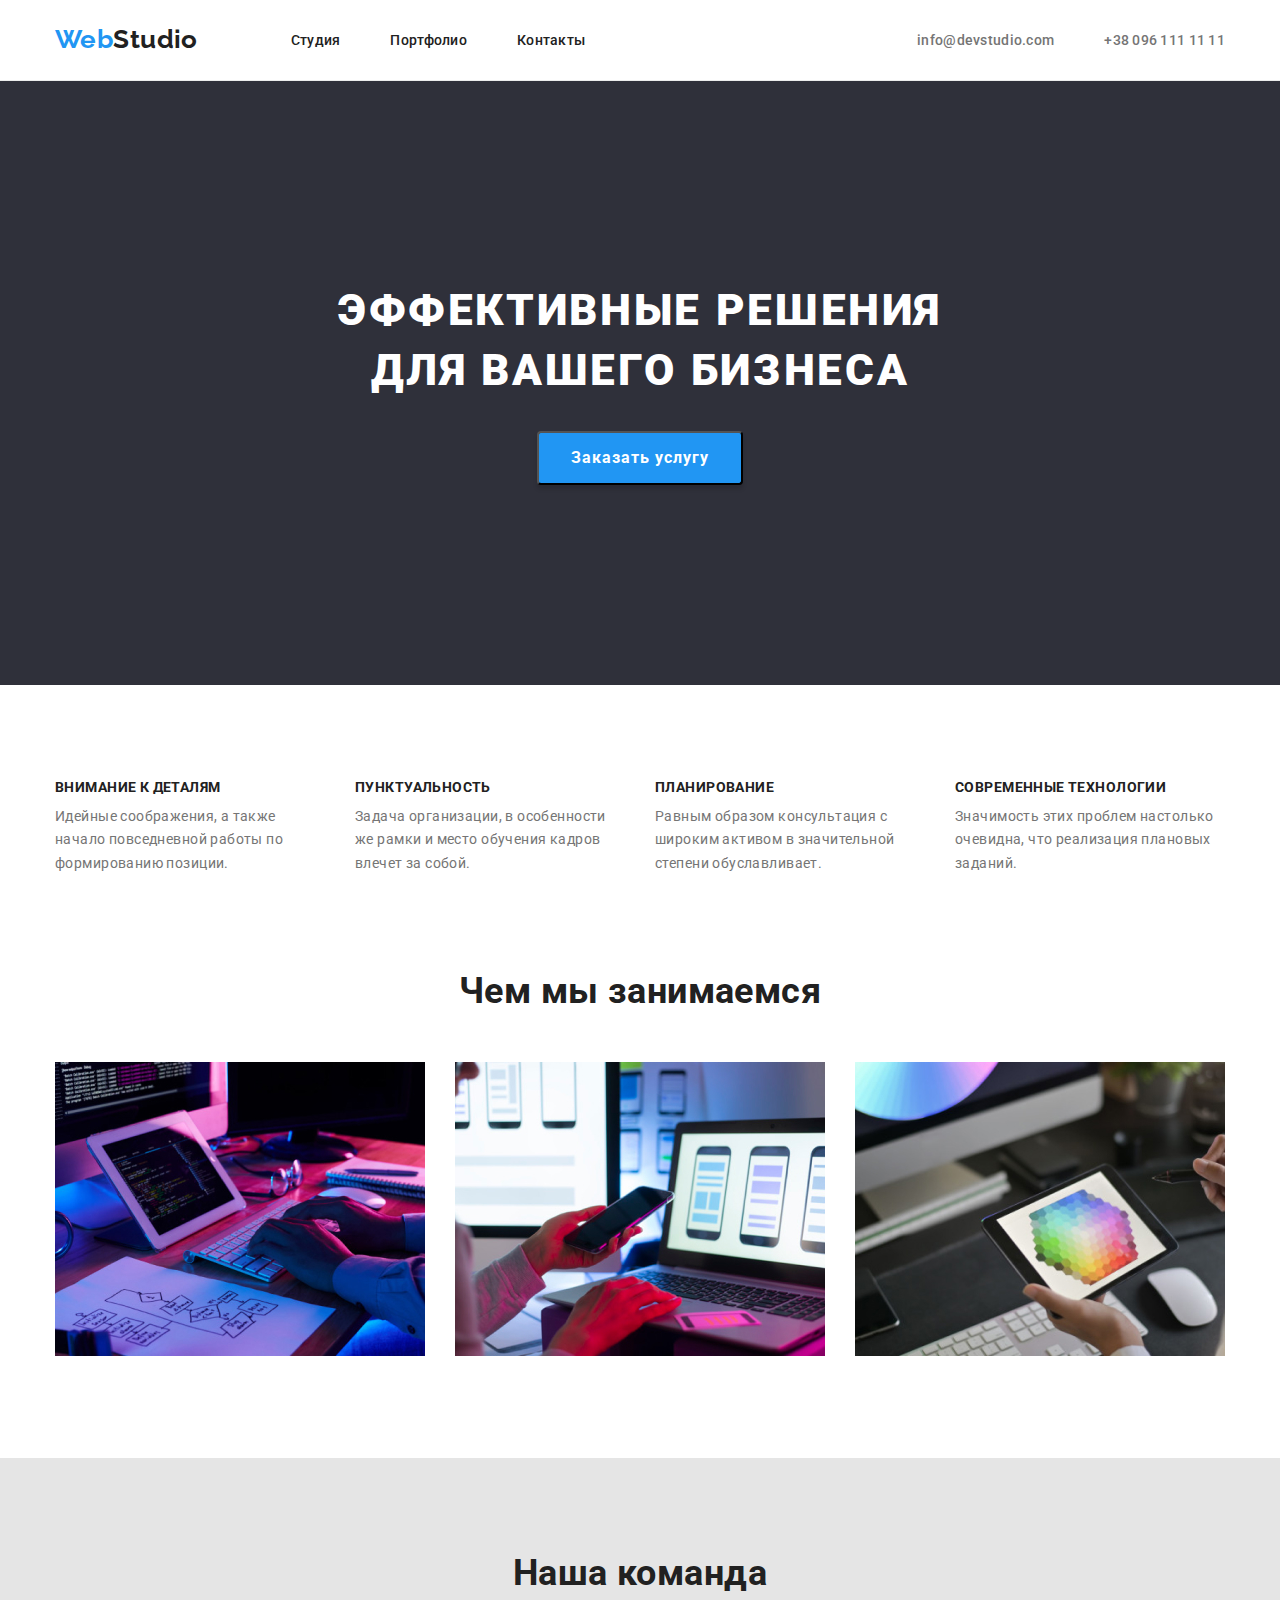
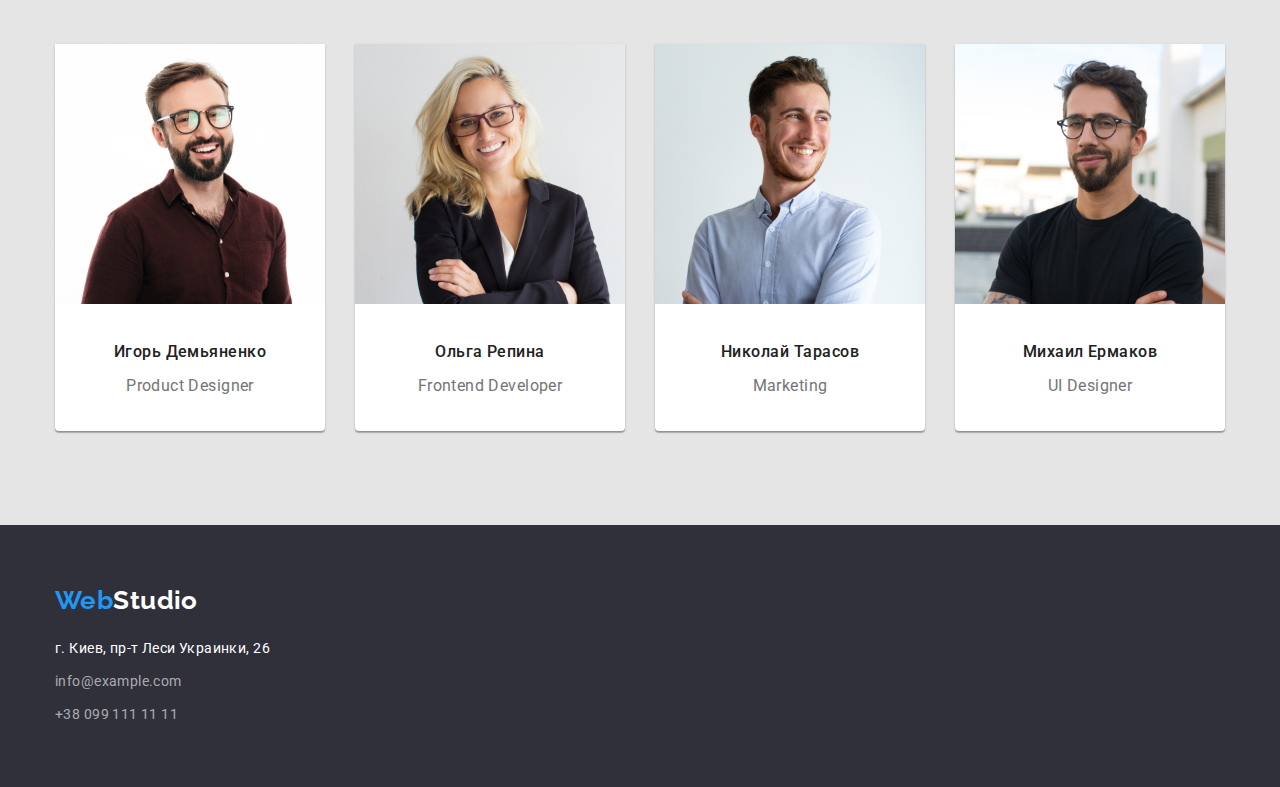
<file: index.html>
<!DOCTYPE html>
<html lang="ru">
  <head>
    <meta charset="UTF-8" />
    <meta name="viewport" content="width=device-width, initial-scale=1.0" />
    <title>Студия</title>
    <link
      href="https://fonts.googleapis.com/css2?family=Roboto:wght@400;500;700;900&display=swap"
      rel="stylesheet"
    />
    <link
      href="https://fonts.googleapis.com/css2?family=Raleway:wght@700&display=swap"
      rel="stylesheet"
    />
    <link
      href="https://cdnjs.cloudflare.com/ajax/libs/modern-normalize/1.0.0/modern-normalize.min.css"
      rel="stylesheet"
    />

    <link rel="stylesheet" href="./CSS/styles.css" />
  </head>
  <body>
    <header class="header">
      <div class="container header-conteiner">
        <nav class="navigation">
          <p>
            <a href="index.html" class="link logo"
              >Web<span class="logo-studio">Studio</span></a
            >
          </p>
          <ul class="list menu">
            <li class="menu-item menu-link">
              <a href="./index.html" class="link">Студия</a>
            </li>
            <li class="menu-item menu-link">
              <a href="./portfolio.html" class="link">Портфолио</a>
            </li>
            <li class="menu-item menu-link">
              <a href="" class="link">Контакты</a>
            </li>
          </ul>
        </nav>

        <a href="mailto:info@devstudio.com" class="link contacts cnt"
          >info@devstudio.com</a
        >
        <a href="tel:+380961111111" class="link contacts">+38 096 111 11 11</a>
      </div>
    </header>
    <main>
      <section class="hero">
        <div class="container">
          <h1 class="page-title">Эффективные решения для вашего бизнеса</h1>
          <button class="btn" type="button">Заказать услугу</button>
        </div>
      </section>

      <section class="skills">
        <div class="container">
          <ul class="list">
            <li class="skills-item skills-container">
              <h3 class="section-minor-title">Внимание к деталям</h3>
              <p class="main-text">
                Идейные соображения, а также начало повседневной работы по
                формированию позиции.
              </p>
            </li>
            <li class="skills-item skills-container">
              <h3 class="section-minor-title">Пунктуальность</h3>
              <p class="main-text">
                Задача организации, в особенности же рамки и место обучения
                кадров влечет за собой.
              </p>
            </li>
            <li class="skills-item skills-container">
              <h3 class="section-minor-title">Планирование</h3>
              <p class="main-text">
                Равным образом консультация с широким активом в значительной
                степени обуславливает.
              </p>
            </li>
            <li class="skills-item skills-container">
              <h3 class="section-minor-title">Современные технологии</h3>
              <p class="main-text">
                Значимость этих проблем настолько очевидна, что реализация
                плановых заданий.
              </p>
            </li>
          </ul>
        </div>
      </section>
      <section class="about">
        <div class="container">
          <h2 class="section-title">Чем мы занимаемся</h2>
          <ul class="list about-itens">
            <li class="about-img">
              <img
                src="./images/tab_code.jpg"
                alt="tab_code"
                width="370"
                height="294"
              />
            </li>
            <li class="about-img">
              <img
                src="./images/mobile_device.jpg"
                alt="mobile_device"
                width="370"
                height="294"
              />
            </li>
            <li class="about-img">
              <img
                src="./images/tab_color.jpg"
                alt="tab_color"
                width="370"
                height="294"
              />
            </li>
          </ul>
        </div>
      </section>

      <section class="team">
        <div class="container">
          <h2 class="section-title">Наша команда</h2>
          <ul class="list team-block">
            <li class="team-container">
              <img
                src="./images/igor.jpg"
                alt="igor"
                width="270"
                height="260"
              />
              <h3 class="section-title team-name">Игорь Демьяненко</h3>
              <p class="role-description" lang="en">Product Designer</p>
            </li>
            <li class="team-container">
              <img
                src="./images/olga.jpg"
                alt="olga"
                width="270"
                height="260"
              />
              <h3 class="section-title team-name">Ольга Репина</h3>
              <p class="role-description" lang="en">Frontend Developer</p>
            </li>
            <li class="team-container">
              <img
                src="./images/nikolay.jpg"
                alt="nikolay"
                width="270"
                height="260"
              />
              <h3 class="section-title team-name">Николай Тарасов</h3>
              <p class="role-description" lang="en">Marketing</p>
            </li>
            <li class="team-container">
              <img
                src="./images/mihail.jpg"
                alt="mihail"
                width="270"
                height="260"
              />
              <h3 class="section-title team-name">Михаил Ермаков</h3>
              <p class="role-description" lang="en">UI Designer</p>
            </li>
          </ul>
        </div>
      </section>
    </main>
    <footer class="footer">
      <div class="container">
        <a href="index.html" class="link logo"
          >Web<span class="logo-portfolio">Studio</span></a
        >
        <address>
          <ul class="list foot-address-block">
            <li class="address">
              <a
                href="https://goo.gl/maps/m2TophCUb2dNiUJZ7"
                target="_blank"
                rel="noopener noreferer"
                class="link"
                >г. Киев, пр-т Леси Украинки, 26</a
              >
            </li>
            <li class="mail-tele-address">
              <a href="mailto:info@example.com" class="link"
                >info@example.com</a
              >
            </li>
            <li class="mail-tele-address">
              <a href="tel:+380991111111" class="link">+38 099 111 11 11</a>
            </li>
          </ul>
        </address>
      </div>
    </footer>
  </body>
</html>
</file>
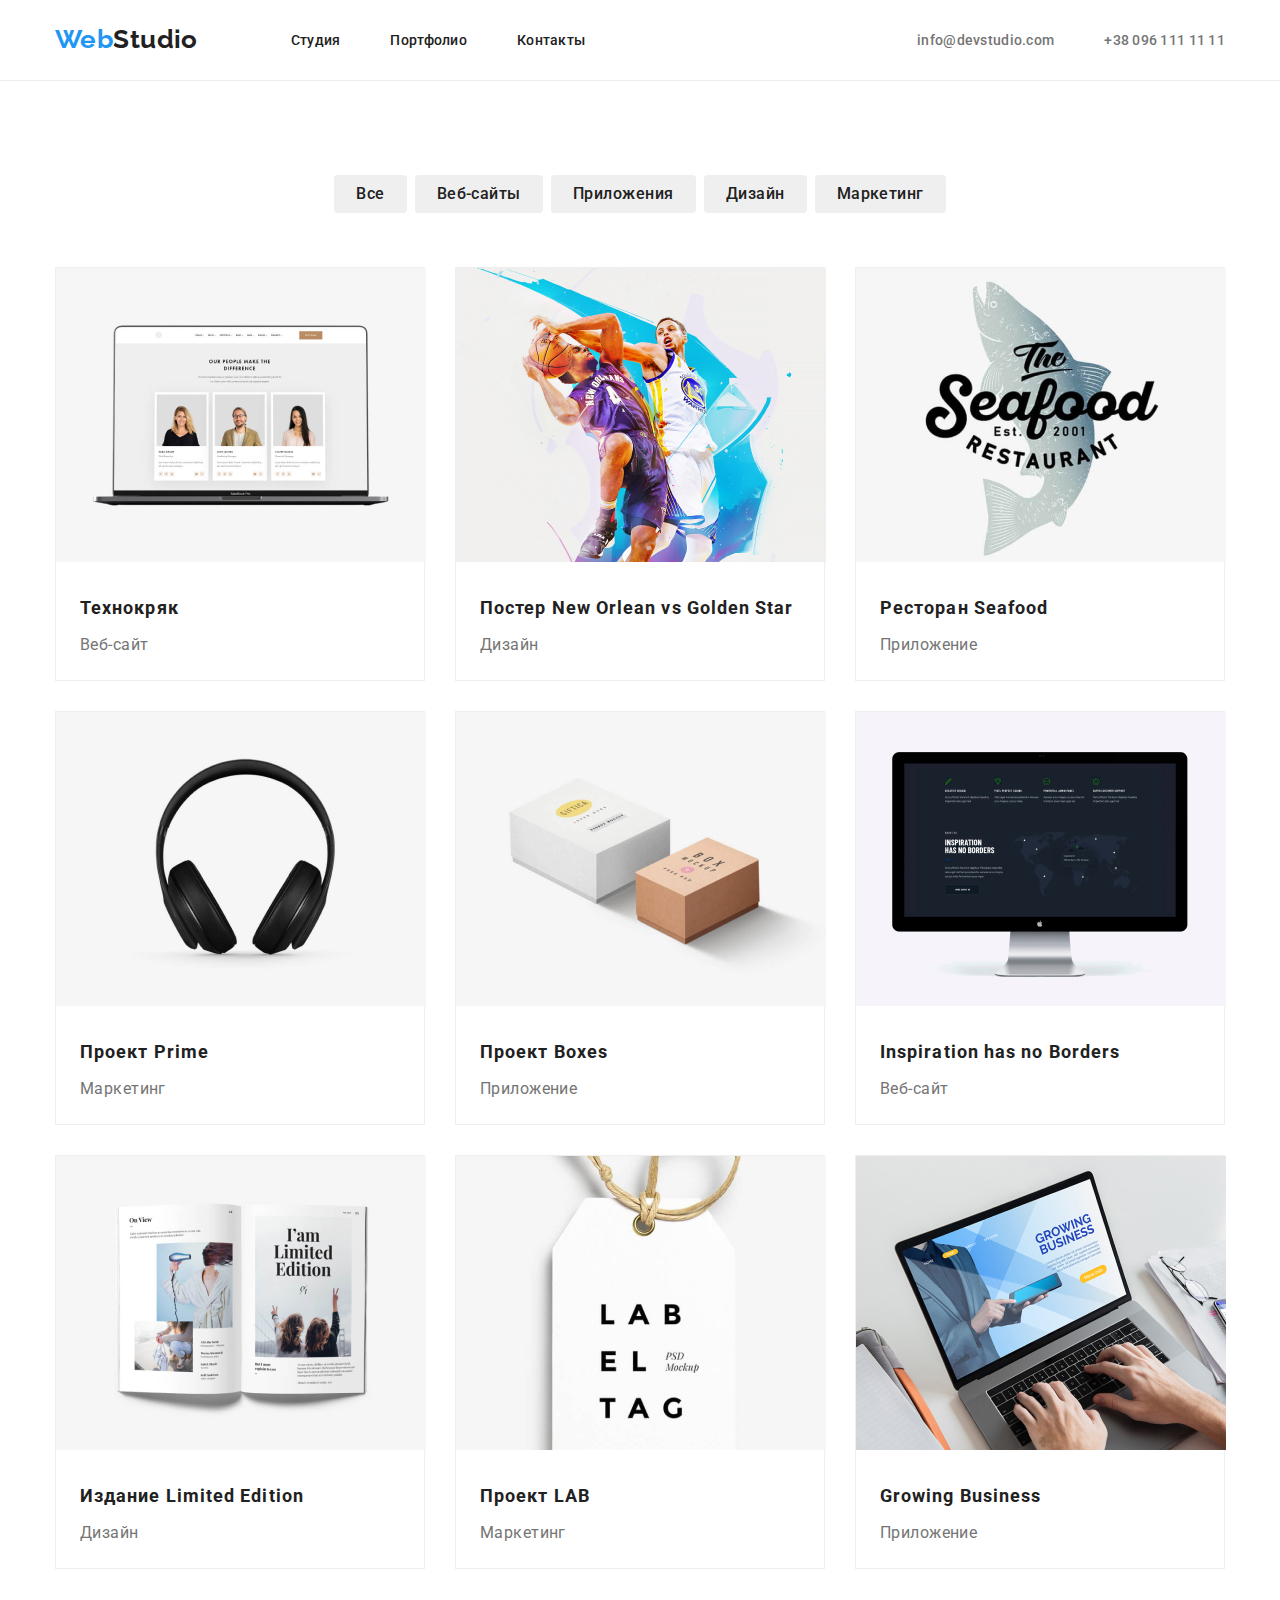
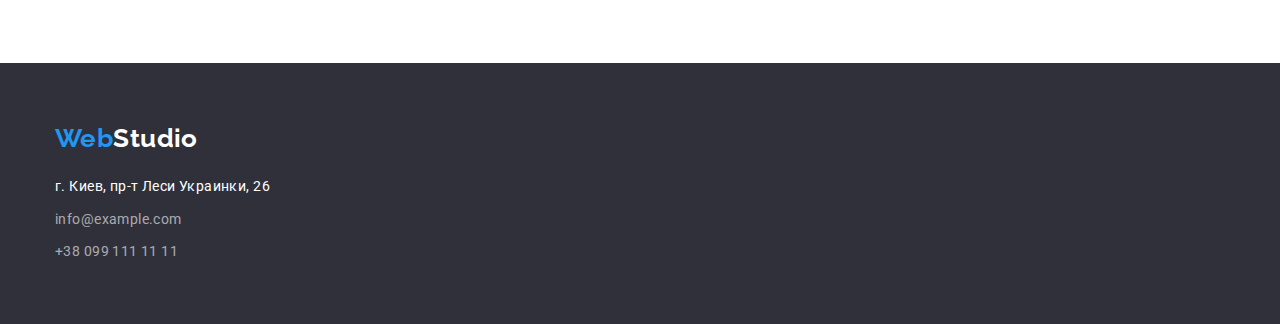
<file: portfolio.html>
<!DOCTYPE html>
<html lang="ru">
  <head>
    <meta charset="UTF-8" />
    <meta name="viewport" content="width=device-width, initial-scale=1.0" />
    <title>Портфолио</title>
    <link
      href="https://fonts.googleapis.com/css2?family=Roboto:wght@400;500;700;900&display=swap"
      rel="stylesheet"
    />
    <link
      href="https://fonts.googleapis.com/css2?family=Raleway:wght@700&display=swap"
      rel="stylesheet"
    />
    <link
      href="https://cdnjs.cloudflare.com/ajax/libs/modern-normalize/1.0.0/modern-normalize.min.css"
      rel="stylesheet"
    />

    <link rel="stylesheet" href="./CSS/styles.css" />
  </head>

  <body>
    <header class="header">
      <div class="container header-conteiner">
        <nav class="navigation">
          <p>
            <a href="index.html" class="link logo"
              >Web<span class="logo-studio">Studio</span></a
            >
          </p>
          <ul class="list menu">
            <li class="menu-item menu-link">
              <a href="./index.html" class="link">Студия</a>
            </li>
            <li class="menu-item menu-link">
              <a href="./portfolio.html" class="link">Портфолио</a>
            </li>
            <li class="menu-item menu-link">
              <a href="" class="link">Контакты</a>
            </li>
          </ul>
        </nav>

        <a href="mailto:info@devstudio.com" class="link contacts cnt"
          >info@devstudio.com</a
        >
        <a href="tel:+380961111111" class="link contacts">+38 096 111 11 11</a>
      </div>
    </header>
    <main>
      <section class="portfolio-container">
        <div class="container">
          <ul class="list portfolio-index">
            <li class="btn-li">
              <button class="btn-portfolio" type="button">Все</button>
            </li>
            <li class="btn-li">
              <button class="btn-portfolio" type="button">Веб-сайты</button>
            </li>
            <li class="btn-li">
              <button class="btn-portfolio" type="button">Приложения</button>
            </li>
            <li class="btn-li">
              <button class="btn-portfolio" type="button">Дизайн</button>
            </li>
            <li class="btn-li">
              <button class="btn-portfolio" type="button">Маркетинг</button>
            </li>
          </ul>
          <ul class="list samples">
            <li class="samples-items">
              <img src="./images/portfolio/1.jpg" alt="Технокряк" />
              <div class="sample-small-container">
                <h1 class="all-title">Технокряк</h1>
                <p class="all-title-description">Веб-сайт</p>
              </div>
            </li>
            <li class="samples-items">
              <img
                src="./images/portfolio/2.jpg"
                alt="Постер New Orlean vs
              Golden Star"
              />
              <div class="sample-small-container">
                <h1 class="all-title">
                  Постер <lang en>New Orlean vs Golden Star</lang>
                </h1>
                <p class="all-title-description">Дизайн</p>
              </div>
            </li>
            <li class="samples-items">
              <img src="./images/portfolio/3.jpg" alt="Ресторан Seafood" />
              <div class="sample-small-container">
                <h1 class="all-title">Ресторан <lang en>Seafood</lang></h1>
                <p class="all-title-description">Приложение</p>
              </div>
            </li>
            <li class="samples-items">
              <img src="./images/portfolio/4.jpg" alt="Проект Prime" />
              <div class="sample-small-container">
                <h1 class="all-title">Проект <lang en>Prime</lang></h1>
                <p class="all-title-description">Маркетинг</p>
              </div>
            </li>
            <li class="samples-items">
              <img src="./images/portfolio/5.jpg" alt="Проект Boxes" />
              <div class="sample-small-container">
                <h1 class="all-title">Проект <lang en>Boxes</lang></h1>
                <p class="all-title-description">Приложение</p>
              </div>
            </li>
            <li class="samples-items">
              <img
                src="./images/portfolio/6.jpg"
                alt="Inspiration has no Borders"
              />
              <div class="sample-small-container">
                <h1 class="all-title">
                  <lang en>Inspiration has no Borders</lang>
                </h1>
                <p class="all-title-description">Веб-сайт</p>
              </div>
            </li>
            <li class="samples-items">
              <img
                src="./images/portfolio/7.jpg"
                alt="Издание Limited Edition"
              />
              <div class="sample-small-container">
                <h1 class="all-title">
                  Издание <lang en>Limited Edition</lang>
                </h1>
                <p class="all-title-description">Дизайн</p>
              </div>
            </li>
            <li class="samples-items">
              <img src="./images/portfolio/9.jpg" alt="Проект LAB" />
              <div class="sample-small-container">
                <h1 class="all-title">Проект <lang en>LAB</lang></h1>
                <p class="all-title-description">Маркетинг</p>
              </div>
            </li>
            <li class="samples-items">
              <img src="./images/portfolio/8.jpg" alt="Growing Business" />
              <div class="sample-small-container">
                <h1 class="all-title"><lang en>Growing Business</lang></h1>
                <p class="all-title-description">Приложение</p>
              </div>
            </li>
          </ul>
        </div>
      </section>
    </main>
    <footer class="footer">
      <div class="container">
        <a href="index.html" class="link logo"
          >Web<span class="logo-portfolio">Studio</span></a
        >
        <address>
          <ul class="list foot-address-block">
            <li class="address">
              <a
                href="https://goo.gl/maps/m2TophCUb2dNiUJZ7"
                target="_blank"
                rel="noopener noreferer"
                class="link"
                >г. Киев, пр-т Леси Украинки, 26</a
              >
            </li>
            <li class="mail-tele-address">
              <a href="mailto:info@example.com" class="link"
                >info@example.com</a
              >
            </li>
            <li class="mail-tele-address">
              <a href="tel:+380991111111" class="link">+38 099 111 11 11</a>
            </li>
          </ul>
        </address>
      </div>
    </footer>
  </body>
</html>
</file>
<file: CSS/styles.css>
html {
  box-sizing: border-box;
}
*,
*::before,
*::after {
  box-sizing: border-box;
}

body {
  font-family: "Roboto", sans-serif;
  font-size: 14px;
  line-height: 1.714;
  letter-spacing: 0.03em;
  color: var(--main-text-cl);
}

h1,
h2,
h3,
h4 {
  margin-top: 0;
}

img {
  margin: 0;
}

p {
  margin: 0;
}
:root {
  --main-text-cl: #757575;
  --accent-cl: #2196f3;
  --title-cl: #212121;
  --white: #ffffff;
  --gray-bg: #2f303a;
  --rgba: rgba(255, 255, 255, 0.6);
  --cteam-bg: #e5e5e5;
}
.container {
  width: 1200px;
  padding-left: 15px;
  padding-right: 15px;
  margin-right: auto;
  margin-left: auto;
}

.header {
  border-bottom: 1px solid rgba(236, 236, 236, 1);
}

.header-conteiner {
  display: flex;
  justify-content: flex-end;
  align-items: center;
}

.navigation {
  display: flex;
  align-items: center;
  margin-right: auto;
}
.menu {
  display: inline-flex;
}

.menu-item:not(:last-child) {
  margin-right: 50px;
}
.header .cnt {
  margin-right: 50px;
}

.menu-link {
  font-weight: 500;
  font-size: 14px;
  line-height: 1.143;
  letter-spacing: 0.02em;
  color: #212121;
}
.list {
  display: flex;
  list-style: none;
  margin: 0;
  padding: 0;
}
:root {
  --main-text-cl: #757575;
  --accent-cl: #2196f3;
  --title-cl: #212121;
  --white: #ffffff;
  --gray-bg: #2f303a;
  --rgba: rgba(255, 255, 255, 0.6);
}

.link {
  text-decoration: none;
  color: inherit;
}
.link:hover,
.link:focus {
  color: var(--accent-cl);
}

.about {
  padding-bottom: 94px;
}
.about-itens {
  display: flex;
  margin-top: 50px;
}
.about-itens > .about-img:not(:last-child) {
  margin-right: 30px;
}

.section-title {
  font-weight: 700;
  font-size: 36px;
  line-height: 1.167;
  text-align: center;
  color: var(--title-cl);
}

.section-minor-title {
  margin-bottom: 10px;
  font-weight: 700;
  font-size: 14px;
  line-height: 1.143;
  color: var(--title-cl);
  text-transform: uppercase;
}
.hero {
  padding-top: 200px;
  padding-bottom: 200px;
  background-color: var(--gray-bg);
}
.page-title {
  padding-left: 237px;
  padding-right: 237px;
  font-weight: 900;
  font-size: 44px;
  line-height: 1.36;
  letter-spacing: 0.06em;
  text-transform: uppercase;
  color: #ffffff;
  text-align: center;
}

.btn {
  box-shadow: 0px 4px 4px rgba(0, 0, 0, 0.15);
  border-radius: 4px;
  padding: 10px 32px;
  margin-right: auto;
  margin-left: auto;
  margin-top: 30px;
  font-family: inherit;
  font-weight: 700;
  font-size: 16px;
  line-height: 1.87;
  display: flex;
  align-items: center;
  text-align: center;
  letter-spacing: 0.06em;
  background-color: var(--accent-cl);
  color: #ffffff;
}
.skills {
  padding-top: 94px;
  padding-bottom: 94px;
}
.skills-item {
  display: flex;
  flex-direction: column;
  width: 270px;
}
.skills-container:not(:last-child) {
  margin-right: 30px;
}
.menu-link {
  font-weight: 500;
  font-size: 14px;
  line-height: 1.143;
  letter-spacing: 0.02em;
  color: #212121;
}
address {
  font-style: normal;
}

.main-text {
  margin-top: 0%;
  font-size: 14px;
  line-height: 1.71;
  color: var(--main-text-cl);
}

.team {
  padding-top: 94px;
  padding-bottom: 94px;
  background-color: var(--cteam-bg);
}
.team-container {
  background: #ffffff;
  box-shadow: 0px 1px 3px rgba(0, 0, 0, 0.12), 0px 1px 1px rgba(0, 0, 0, 0.14),
    0px 2px 1px rgba(0, 0, 0, 0.2);
  border-radius: 0px 0px 4px 4px;
}
.team-container:not(:last-child) {
  margin-right: 30px;
}
.team-block {
  margin-top: 50px;
}

.role-description {
  margin-top: 10px;
  margin-bottom: 30px;
  font-size: 16px;
  text-align: center;

  line-height: 1.87;
  color: var(--main-text-cl);
}

.logo {
  font-family: "Raleway", sans-serif;
  font-style: normal;
  font-weight: bold;
  font-size: 26px;
  line-height: 1.192;
  color: #2196f3;
}
.header .logo {
  display: block;
  margin-right: 93px;
  padding-top: 24px;
  padding-bottom: 25px;
}

.logo-studio {
  color: #212121;
}

.logo-portfolio {
  color: #ffffff;
}

.team-name {
  margin-top: 30px;
  margin-bottom: 0px;
  font-weight: 500;
  font-size: 16px;
  line-height: 1.187;
  letter-spacing: 0.03em;
  color: var(--title-cl);
}

.footer {
  padding-top: 60px;
  padding-bottom: 60px;
  background-color: var(--gray-bg);
  font-size: 14px;
  line-height: 1.71;
  letter-spacing: 0.03em;
  color: #ffffff;
}

.foot-address-block {
  display: flex;
  flex-direction: column;
  margin-top: 20px;
}

.all-title {
  margin-bottom: 0px;
  font-size: 18px;
  line-height: 2;
  letter-spacing: 0.06em;
  color: var(--title-cl);
}
.all-title-description {
  margin-top: 4px;
  font-size: 16px;
  line-height: 1.87;
  color: var(--main-text-cl);
}

.portfolio-index {
  display: flex;
  justify-content: center;
  padding-bottom: 20px;
}

.portfolio-container {
  padding-top: 94px;
  padding-bottom: 94px;
}

.btn-li:not(:last-child) {
  margin-right: 8px;
}

.btn-portfolio {
  font-family: inherit;
  padding: 6px 22px;
  font-weight: 500;
  font-size: 16px;
  line-height: 1.62;
  text-align: center;
  letter-spacing: 0.03em;
  height: 38px;
  color: var(--title-cl);
  border-radius: 4px;
  border: none;
}

.btn-portfolio:hover {
  color: var(--white);
  background-color: var(--accent-cl);
}

.samples {
  display: flex;
  flex-wrap: wrap;
  margin-top: 34px;
}

.samples-items {
  width: 370px;
  margin-right: 30px;
  margin-bottom: 30px;
  border: 1px solid #eeeeee;
}

.samples-items:nth-child(3n) {
  margin-right: 0px;
}
.samples-items:nth-last-child(-n + 3) {
  margin-bottom: 0px;
}

.sample-small-container {
  margin: 20px 24px;
}
.contacts {
  font-style: normal;
  font-weight: 500;
  font-size: 14px;
  line-height: 1.143;
  letter-spacing: 0.02em;
}

.mail-tele-address {
  color: var(--rgba);
  margin-top: 9px;
}
</file>
